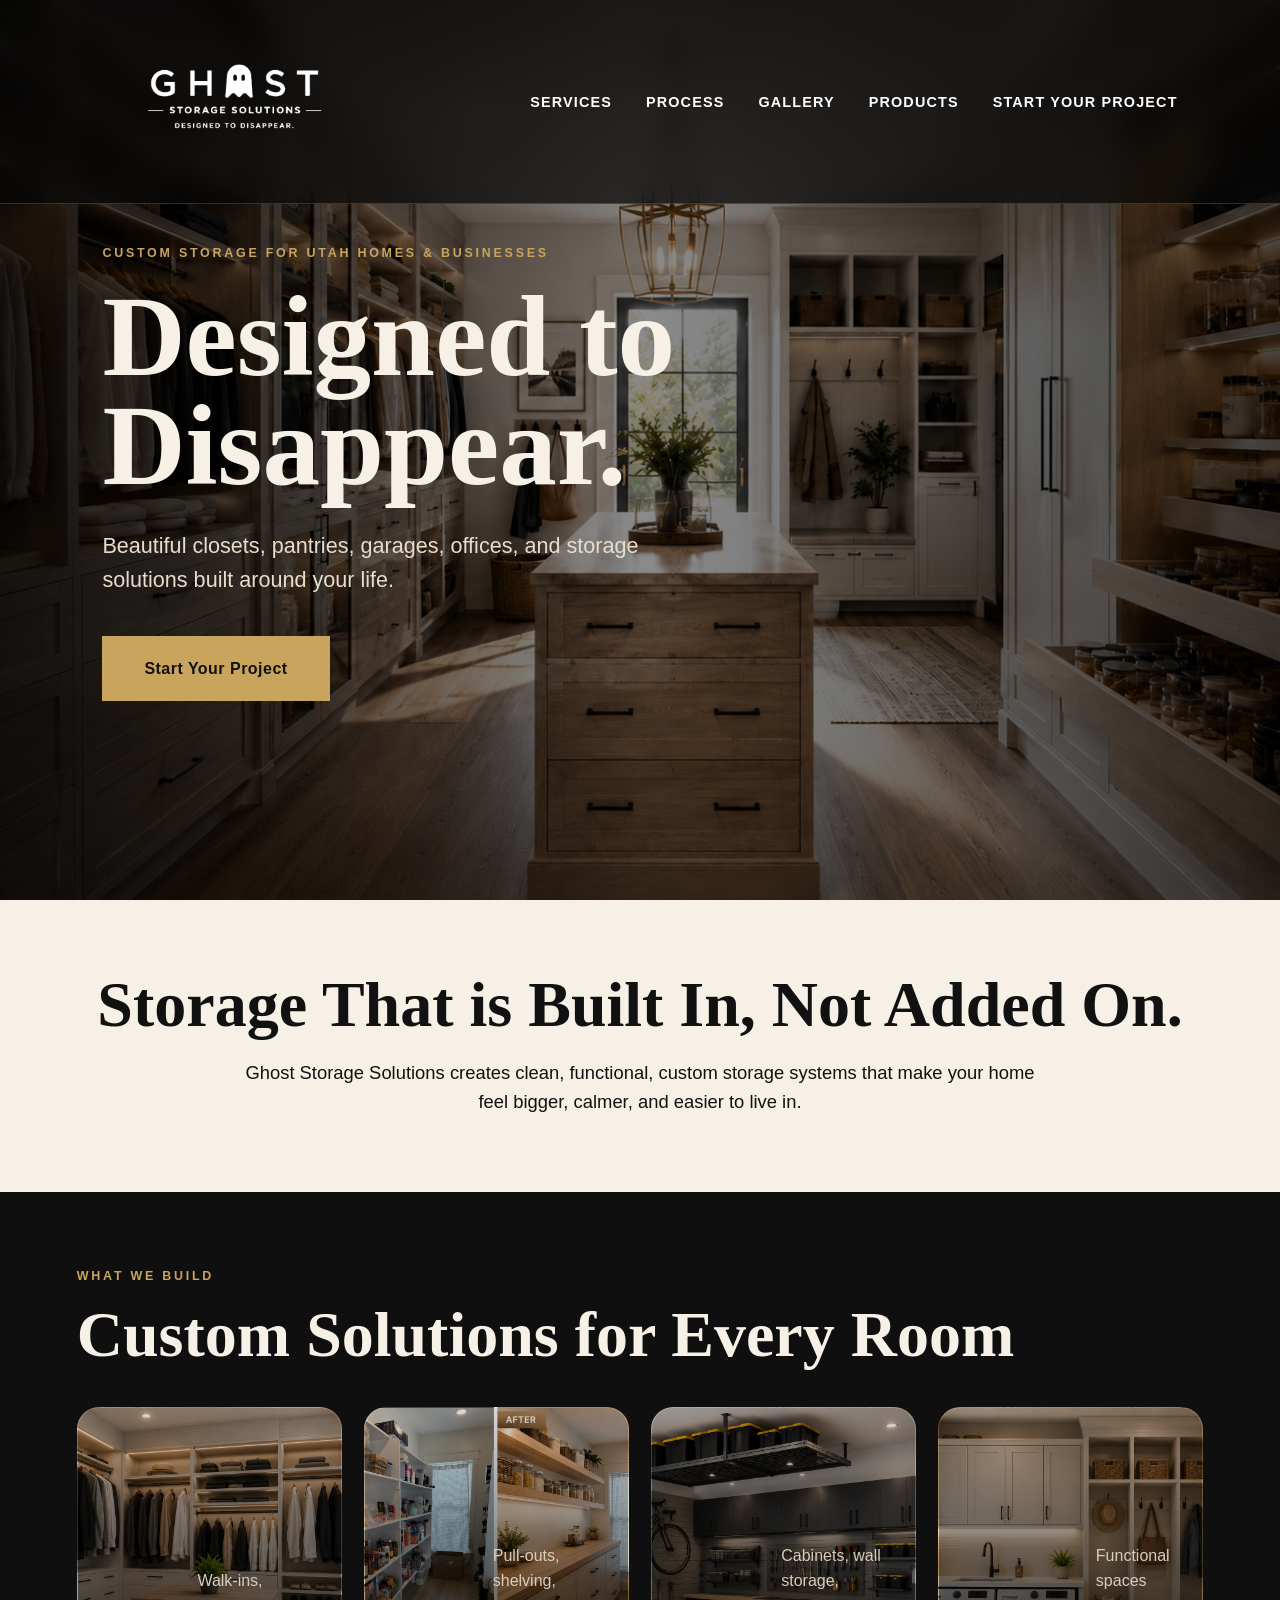
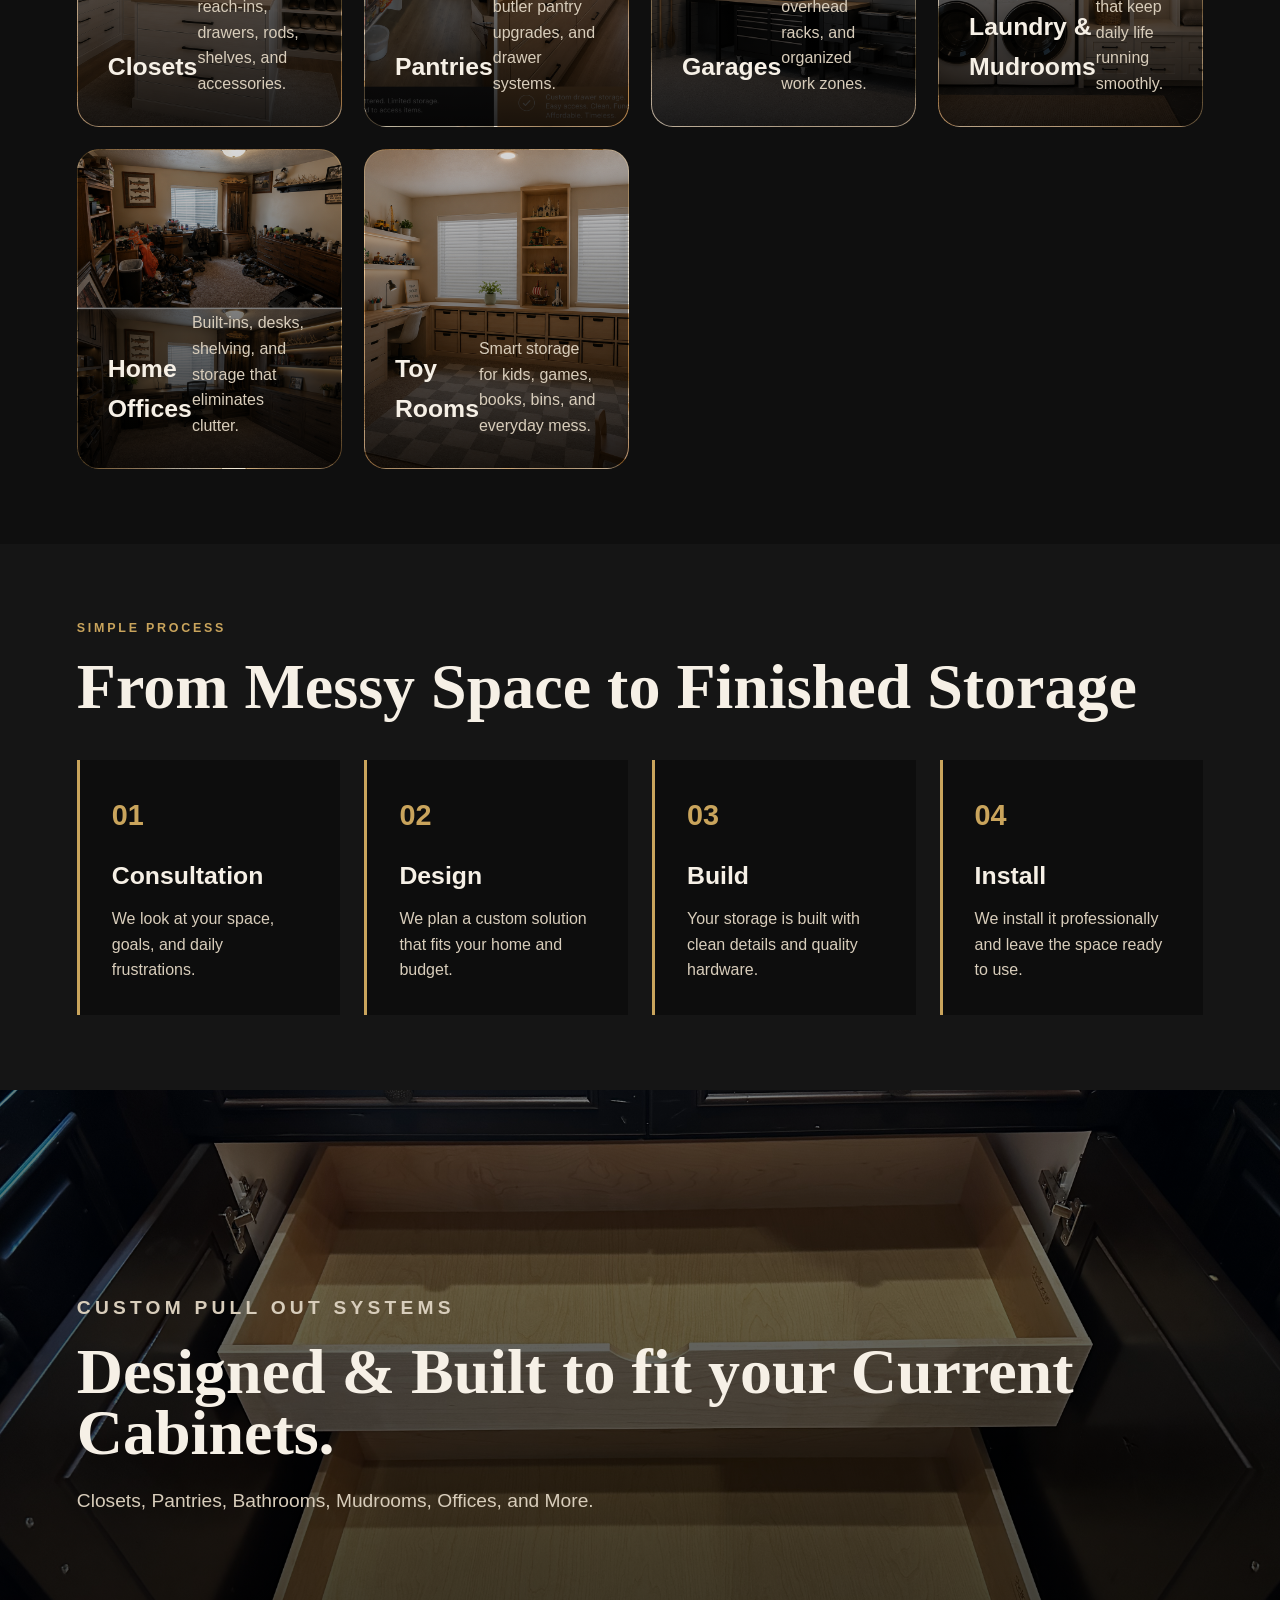
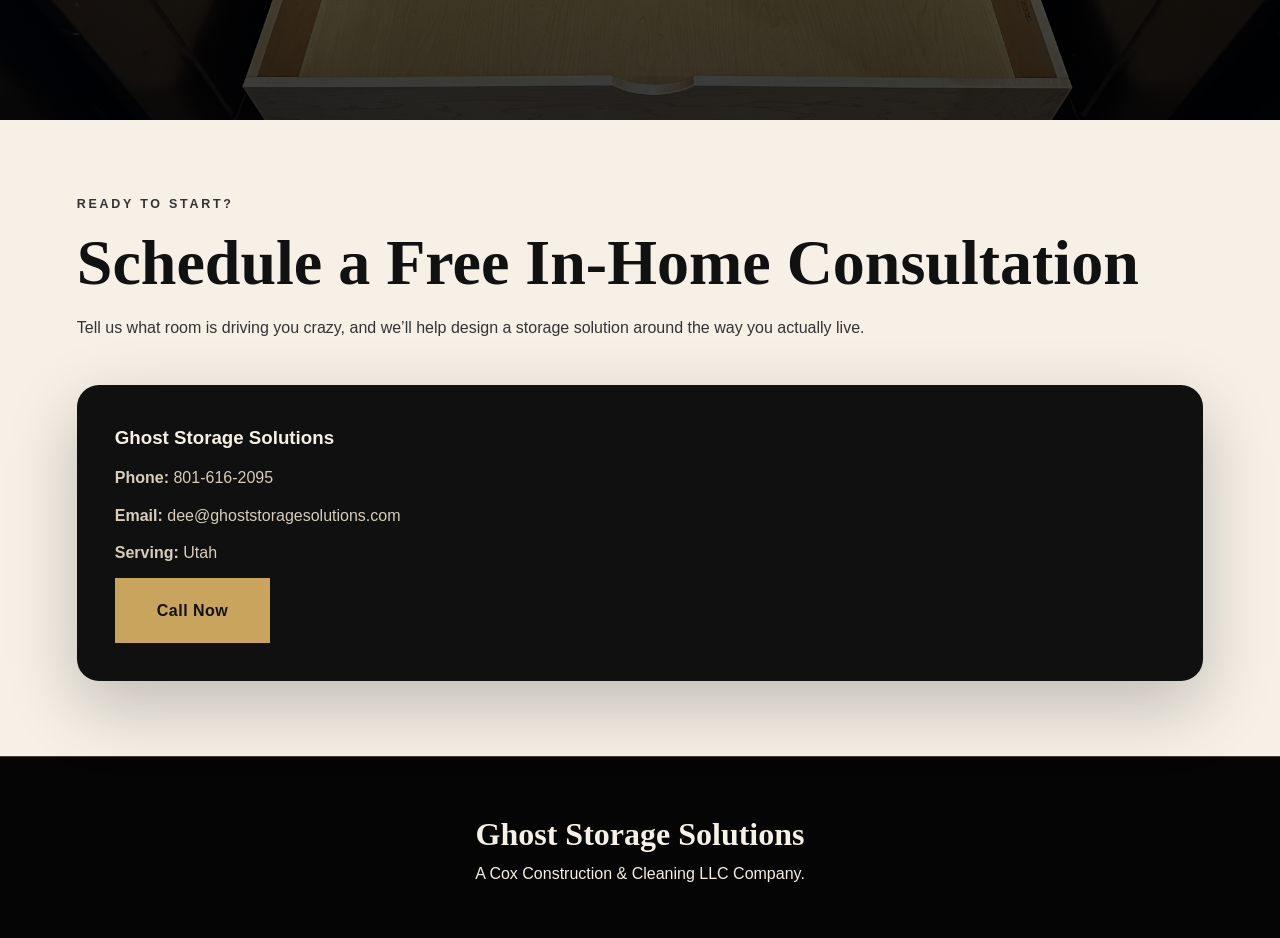
<file: index.html>
<!DOCTYPE html>
<html lang="en">
<head>
  <meta charset="UTF-8" />
  <meta name="viewport" content="width=device-width, initial-scale=1.0" />
  <title>Ghost Storage Solutions | Designed to Disappear.</title>
  <link rel="stylesheet" href="style.css" />
</head>

<body>

  <nav class="navbar">
  <a href="index.html" class="logo">
    <img src="assets/images/ghost-logo-transparent.png" alt="Ghost Storage Solutions" class="nav-logo">
  </a>

  <button class="menu-toggle" aria-label="Open navigation menu">
    ☰
  </button>

  <ul class="nav-links">
    <li><a href="#services">Services</a></li>
    <li><a href="#process">Process</a></li>
    <li><a href="gallery.html">Gallery</a></li>
    <li><a href="products.html">Products</a></li>
    <li><a href="contact.html">Start Your Project</a></li>
  </ul>
</nav>

  <header class="hero">
    <div class="hero-content">
      <p class="eyebrow">Custom storage for Utah homes & businesses</p>
      <h1>Designed to Disappear.</h1>
      <p class="hero-text">Beautiful closets, pantries, garages, offices, and storage solutions built around your life.</p>
      <a href="contact.html" class="button">Start Your Project</a>
    </div>
  </header>

  <section class="intro">
    <h2>Storage That is Built In, Not Added On.</h2>
    <p>Ghost Storage Solutions creates clean, functional, custom storage systems that make your home feel bigger, calmer, and easier to live in.</p>
  </section>

  <section id="services" class="services">
    <p class="eyebrow">What we build</p>
    <h2>Custom Solutions for Every Room</h2>

    <div class="service-grid">
      <div class="card"><h3>Closets</h3><p>Walk-ins, reach-ins, drawers, rods, shelves, and accessories.</p></div>
      <div class="card"><h3>Pantries</h3><p>Pull-outs, shelving, butler pantry upgrades, and drawer systems.</p></div>
      <div class="card"><h3>Garages</h3><p>Cabinets, wall storage, overhead racks, and organized work zones.</p></div>
      <div class="card"><h3>Laundry & Mudrooms</h3><p>Functional spaces that keep daily life running smoothly.</p></div>
      <div class="card"><h3>Home Offices</h3><p>Built-ins, desks, shelving, and storage that eliminates clutter.</p></div>
      <div class="card"><h3>Toy Rooms</h3><p>Smart storage for kids, games, books, bins, and everyday mess.</p></div>
    </div>
  </section>

  <section id="process" class="process">
    <p class="eyebrow">Simple process</p>
    <h2>From Messy Space to Finished Storage</h2>

    <div class="steps">
      <div><span>01</span><h3>Consultation</h3><p>We look at your space, goals, and daily frustrations.</p></div>
      <div><span>02</span><h3>Design</h3><p>We plan a custom solution that fits your home and budget.</p></div>
      <div><span>03</span><h3>Build</h3><p>Your storage is built with clean details and quality hardware.</p></div>
      <div><span>04</span><h3>Install</h3><p>We install it professionally and leave the space ready to use.</p></div>
    </div>
  </section>

  <section id="gallery" class="gallery">
    <p class="eyebrow">Custom Pull Out Systems</p>
    <h2>Designed & Built to fit your Current Cabinets.</h2>
    <p>Closets, Pantries, Bathrooms, Mudrooms, Offices, and More.</p>
  </section>

  <section id="contact" class="contact">
    <div>
      <p class="eyebrow">Ready to start?</p>
      <h2>Schedule a Free In-Home Consultation</h2>
      <p>Tell us what room is driving you crazy, and we’ll help design a storage solution around the way you actually live.</p>
    </div>

    <div class="contact-card">
      <h3>Ghost Storage Solutions</h3>
      <p><strong>Phone:</strong> 801-616-2095</p>
      <p><strong>Email:</strong> dee@ghoststoragesolutions.com</p>
      <p><strong>Serving:</strong> Utah</p>
      <a href="tel:8016162095" class="button">Call Now</a>
    </div>
  </section>

  <footer>
    <h3>Ghost Storage Solutions</h3>
    <p>A Cox Construction & Cleaning LLC Company.</p>
  </footer>

<script src="script.js"></script>

</body>
</html>
</file>
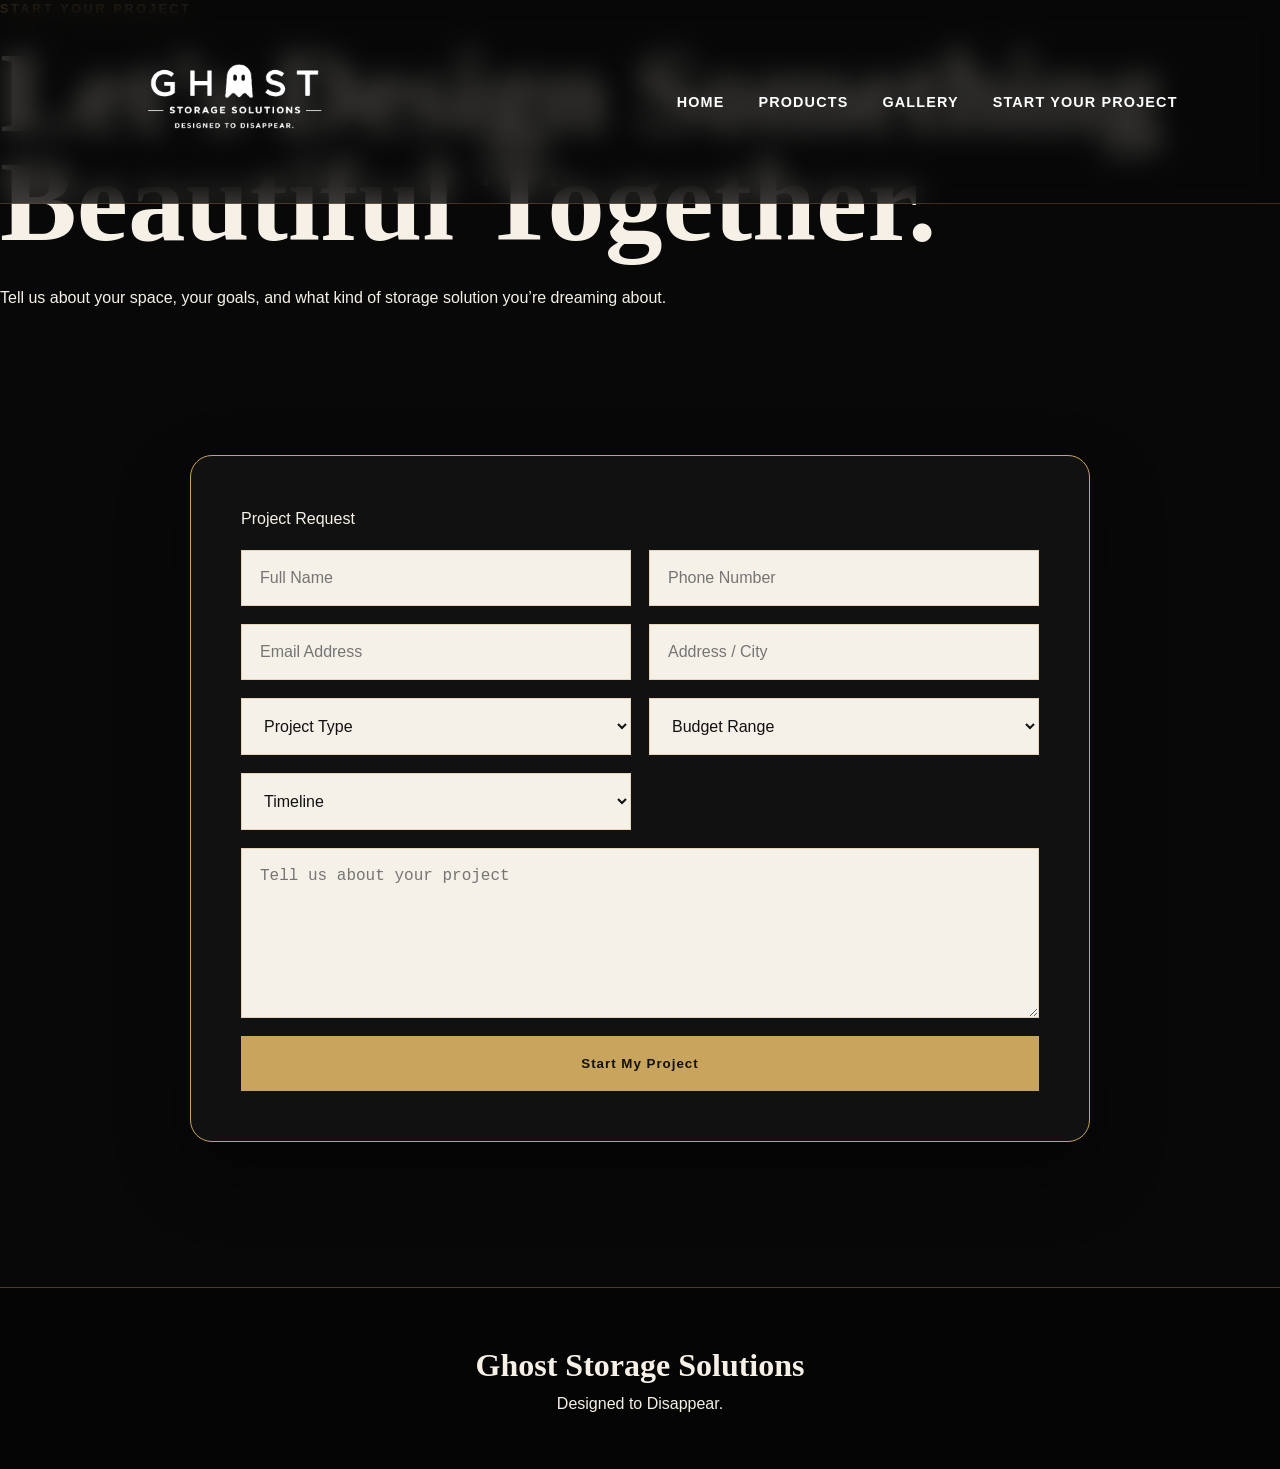
<file: contact.html>
<!DOCTYPE html>
<html lang="en">
<head>
  <meta charset="UTF-8" />
  <meta name="viewport" content="width=device-width, initial-scale=1.0" />
  <title>Start Your Project | Ghost Storage Solutions</title>
  <link rel="stylesheet" href="style.css" />
</head>

<body>

<nav class="navbar">
  <a href="index.html" class="logo">
    <img src="assets/images/ghost-logo-transparent.png" alt="Ghost Storage Solutions" class="nav-logo">
  </a>

  <ul class="nav-links">
    <li><a href="index.html">Home</a></li>
    <li><a href="products.html">Products</a></li>
    <li><a href="gallery.html">Gallery</a></li>
    <li><a href="contact.html">Start Your Project</a></li>
  </ul>
</nav>

<header class="contact-hero">
  <p class="eyebrow">Start Your Project</p>
  <h1>Let’s Design Something Beautiful Together.</h1>
  <p>Tell us about your space, your goals, and what kind of storage solution you’re dreaming about.</p>
</header>

<section class="project-form-section">

  <form
    class="project-form"

    <h2>Project Request</h2>

    <div class="form-grid">
<input name="fullname" type="text" placeholder="Full Name" required>

<input name="phone" type="tel" placeholder="Phone Number" required>

<input name="email" type="email" placeholder="Email Address" required>

<input name="address" type="text" placeholder="Address / City" required>

    </div>

    <select name="projectType" required>
      <option value="">Project Type</option>
      <option>Kitchen</option>
      <option>Pantry</option>
      <option>Closet</option>
      <option>Office</option>
      <option>Bedroom</option>
      <option>Bathroom</option>
      <option>Garage</option>
      <option>Laundry / Mudroom</option>
      <option>Toy Room</option>
      <option>Other</option>
    </select>

    <select name="budget" required>
      <option value="">Budget Range</option>
      <option>Under $1,000</option>
      <option>$1,000 - $2,500</option>
      <option>$2,500 - $5,000</option>
      <option>$5,000 - $10,000</option>
      <option>$10,000+</option>
    </select>

    <select name="timeline" required>
      <option value="">Timeline</option>
      <option>ASAP</option>
      <option>Within 30 days</option>
      <option>1-3 months</option>
      <option>Just exploring ideas</option>
    </select>

    <textarea name="message" placeholder="Tell us about your project"></textarea>

    <button type="submit" class="button">Start My Project</button>

  </form>
  <iframe name="hidden_iframe" style="display:none;"></iframe>

</section>

<footer>
  <h3>Ghost Storage Solutions</h3>
  <p>Designed to Disappear.</p>
</footer>

<script src="script.js"></script>

</body>
</html>
</file>
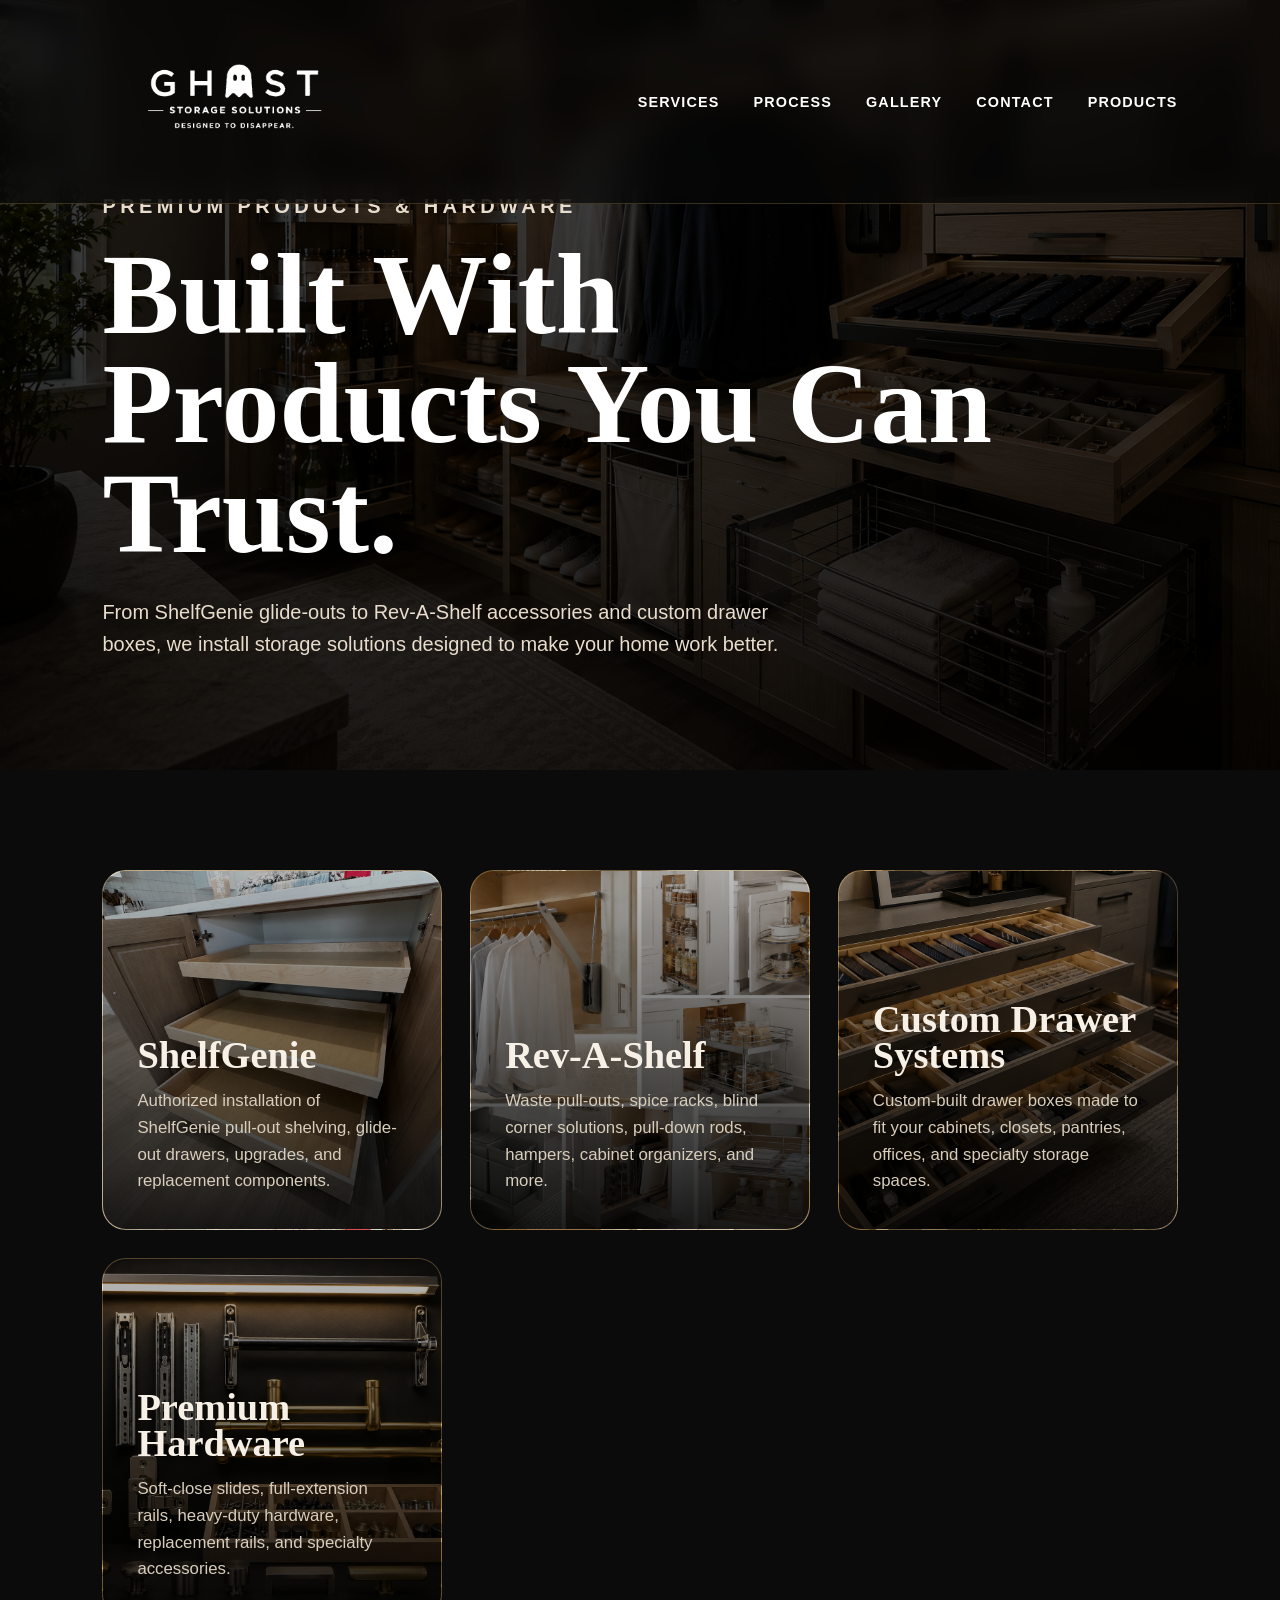
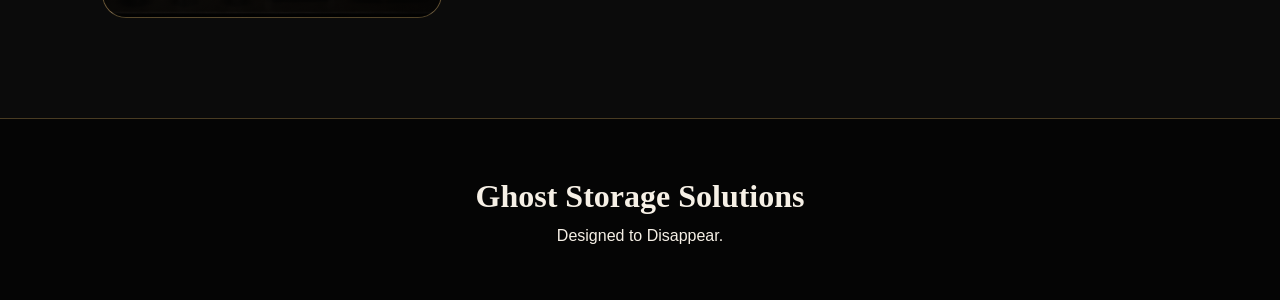
<file: products.html>
<!DOCTYPE html>
<html lang="en">
<head>
  <meta charset="UTF-8" />
  <meta name="viewport" content="width=device-width, initial-scale=1.0" />
  <title>Products | Ghost Storage Solutions</title>
  <link rel="stylesheet" href="style.css" />
</head>

<body>

<nav class="navbar">
  <a href="index.html" class="logo">
    <img src="assets/images/ghost-logo-transparent.png" alt="Ghost Storage Solutions" class="nav-logo">
  </a>

  <ul class="nav-links">
    <li><a href="index.html#services">Services</a></li>
    <li><a href="index.html#process">Process</a></li>
    <li><a href="gallery.html">Gallery</a></li>
    <li><a href="index.html#contact">Contact</a></li>
    <li><a href="products.html">Products</a></li>
  </ul>
</nav>

<header class="products-hero">
  <p class="eyebrow">Premium products & hardware</p>
  <h1>Built With Products You Can Trust.</h1>
  <p>From ShelfGenie glide-outs to Rev-A-Shelf accessories and custom drawer boxes, we install storage solutions designed to make your home work better.</p>
</header>

<section class="product-section">
  <div class="product-card">
    <h2>ShelfGenie</h2>
    <p>Authorized installation of ShelfGenie pull-out shelving, glide-out drawers, upgrades, and replacement components.</p>
  </div>

  <div class="product-card">
    <h2>Rev-A-Shelf</h2>
    <p>Waste pull-outs, spice racks, blind corner solutions, pull-down rods, hampers, cabinet organizers, and more.</p>
  </div>

  <div class="product-card">
    <h2>Custom Drawer Systems</h2>
    <p>Custom-built drawer boxes made to fit your cabinets, closets, pantries, offices, and specialty storage spaces.</p>
  </div>

  <div class="product-card">
    <h2>Premium Hardware</h2>
    <p>Soft-close slides, full-extension rails, heavy-duty hardware, replacement rails, and specialty accessories.</p>
  </div>
</section>

<footer>
  <h3>Ghost Storage Solutions</h3>
  <p>Designed to Disappear.</p>
</footer>

</body>
</html>
</file>
<file: style.css>
* {
  box-sizing: border-box;
  margin: 0;
  padding: 0;
}

html {
  scroll-behavior: smooth;
}

body {
  background: #080808;
  color: #f6f0e6;
  font-family: Arial, sans-serif;
  line-height: 1.6;
}

.navbar {
  position: fixed;
  top: 0;
  width: 100%;
  z-index: 999;
  padding: 10px 8%;
  display: flex;
  justify-content: space-between;
  align-items: center;
  background: rgba(8, 8, 8, 0.72);
  backdrop-filter: blur(14px);
  border-bottom: 1px solid rgba(201, 164, 92, 0.25);
}

.nav-logo {
  height: 175px;
  width: auto;
  filter: brightness(0) invert(1);
}

.nav-links {
  display: flex;
  gap: 34px;
  list-style: none;
}

.nav-links a {
  color: #fff;
  text-decoration: none;
  font-size: .9rem;
  font-weight: 700;
  letter-spacing: .08em;
  text-transform: uppercase;
}

.nav-links a:hover {
  color: #d9b56d;
  transition: .25s
}

.hero {
  min-height: 100vh;
  padding: 160px 8% 90px;
  display: flex;
  align-items: center;
  background:
    linear-gradient(90deg, rgba(0,0,0,.82), rgba(0,0,0,.45), rgba(0,0,0,.72)),
    url("assets/images/Hero.png");
  background-size: cover;
  background-position: center;
}

.hero-content {
  max-width: 780px;
}

.eyebrow {
  color: #c9a45c;
  text-transform: uppercase;
  letter-spacing: .22em;
  font-size: .78rem;
  font-weight: 800;
  margin-bottom: 18px;
}

h1, h2 {
  font-family: Georgia, serif;
  line-height: .95;
}

h1 {
  font-size: clamp(4.5rem, 9vw, 8.5rem);
  margin-bottom: 28px;
}

h2 {
  font-size: clamp(2.5rem, 5vw, 4.5rem);
  margin-bottom: 22px;
}

.hero-text {
  font-size: 1.35rem;
  max-width: 610px;
  color: #e8ddcc;
  margin-bottom: 38px;
}

.button {
  display: inline-block;
  background: #c9a45c;
  color: #111;
  padding: 20px 42px;
  font-size: 1.05rem
  border-radius: 999px;
  text-decoration: none;
  font-weight: 900;
  letter-spacing: .03em;
}

.button:hover {
  background: #e0bd74;
}

section {
  padding: 105px 8%;
}

.intro {
  background: #f6f0e6;
  color: #111;
  text-align: center;
}

.intro p {
  max-width: 820px;
  margin: auto;
  font-size: 1.15rem;
}

.services {
  background: #0f0f0f;
}

.service-grid {
  display: grid;
  grid-template-columns: repeat(auto-fit, minmax(240px, 1fr));
  gap: 22px;
  margin-top: 42px;
}

.card {
  position: relative;
  overflow: hidden;
  min-height: 320px;
  border-radius: 22px;
  display: flex;
  align-items: flex-end;
  padding: 30px;
  transition: .35s;
  cursor: pointer;
  background-size: cover;
  background-position: center;
  border: 1px solid rgba(201,164,92,.25);
}

.card::before{
  content:"";
  position:absolute;
  inset:0;
  background:linear-gradient(to top, rgba(0,0,0,.85), rgba(0,0,0,.15));
}

.card>*{
  position:relative;
  z-index:2;
}

.card:hover {
  transform: translateY(-8px);
  border-color: #c9a45c;
}
.card:nth-child(1){
    background-image:url("assets/images/closet.PNG");
}

.card:nth-child(2){
    background-image:url("assets/images/butlerspantry.png");
}

.card:nth-child(3){
    background-image:url("assets/images/garage.PNG");
}

.card:nth-child(4){
    background-image:url("assets/images/mudroom.PNG");
}

.card:nth-child(5){
    background-image:url("assets/images/office.png");
}

.card:nth-child(6){
    background-image:url("assets/images/playroom.png");
}
.card h3,
.steps h3 {
  font-size: 1.55rem;
  margin-bottom: 10px;
}

.card p,
.steps p,
.gallery p,
.contact p {
  color: #d8cdbb;
}

.process {
  background: #151515;
}

.steps {
  display: grid;
  grid-template-columns: repeat(auto-fit, minmax(220px, 1fr));
  gap: 24px;
  margin-top: 42px;
}

.steps div {
  background: #0d0d0d;
  padding: 32px;
  border-left: 3px solid #c9a45c;
}

.steps span {
  display: block;
  color: #c9a45c;
  font-size: 1.8rem;
  font-weight: 900;
  margin-bottom: 18px;
}

.gallery {
  min-height: 70vh;
  display: flex;
  flex-direction: column;
  justify-content: center;
  background:
    linear-gradient(rgba(0,0,0,.5), rgba(0,0,0,.78)),
    url("assets/images/pullouts.jpeg");
  background-size: cover;
  background-position: center;
}

.gallery p {
  max-width: 620px;
  font-size: 1.2rem;
}

.contact {
  background: #f6f0e6;
  color: #111;
  display: grid;
  grid-template-columns: 1.25fr .75fr;
  gap: 44px;
  align-items: center;
}

.contact p {
  color: #333;
}

.contact-card {
  background: #101010;
  color: #f6f0e6;
  padding: 38px;
  border-radius: 22px;
  box-shadow: 0 25px 70px rgba(0,0,0,.22);
}

.contact-card p {
  color: #d8cdbb;
  margin: 12px 0;
}

footer {
  background: #050505;
  text-align: center;
  padding: 52px 8%;
  border-top: 1px solid rgba(201,164,92,.35);
}

footer h3 {
  font-family: Georgia, serif;
  font-size: 2rem;
}

@media (max-width: 850px) }
  .nav-links {
    display: none;
  }

  .nav-logo {
    height: 175px;
    width:auto
    filter: brightness(0) invert(1)
  }

  .hero {
    padding-top: 135px;
  }

  .contact {
    grid-template-columns: 1fr;
  }

  section {
    padding: 75px 6%;
  }
/* PRODUCTS PAGE */

.products-hero {
  padding: 190px 8% 110px;
  background:
    linear-gradient(rgba(0,0,0,.72), rgba(0,0,0,.88)),
    url("assets/images/productshero.PNG");
  background-size: cover;
  background-position: center;
  color: white;
}

.products-hero h1 {
  max-width: 900px;
}

.products-hero p {
  max-width: 720px;
  font-size: 1.25rem;
  color: #e8ddcc;
}

.product-section {
  background: #0b0b0b;
  padding: 100px 8%;
  display: grid;
  grid-template-columns: repeat(auto-fit, minmax(280px, 1fr));
  gap: 28px;
}

.product-card {
  min-height: 360px;
  padding: 34px;
  border-radius: 24px;
  border: 1px solid rgba(201,164,92,.35);
  background: linear-gradient(145deg, #171717, #070707);
  display: flex;
  flex-direction: column;
  justify-content: flex-end;
  transition: .35s;
}

.product-card:hover {
  transform: translateY(-10px);
  border-color: #c9a45c;
  box-shadow: 0 30px 70px rgba(0,0,0,.4);
}

.product-card h2 {
  font-size: 2.4rem;
  margin-bottom: 14px;
}

.product-card p {
  color: #d8cdbb;
  font-size: 1.05rem;
}
.product-card {
  position: relative;
  overflow: hidden;
  background-size: cover;
  background-position: center;
}

.product-card::before {
  content: "";
  position: absolute;
  inset: 0;
  background: linear-gradient(to top, rgba(0,0,0,.88), rgba(0,0,0,.25));
}

.product-card > * {
  position: relative;
  z-index: 2;
}

.product-card:nth-child(1) {
  background-image: url("assets/images/shelfgenie.PNG");
}

.product-card:nth-child(2) {
  background-image: url("assets/images/revvv.PNG");
}

.product-card:nth-child(3) {
  background-image: url("assets/images/custbox.PNG");
}

.product-card:nth-child(4) {
  background-image: url("assets/images/hardware.PNG");
}
.gallery-item video {
  width: 100%;
  height: 100%;
  border-radius: 18px;
  object-fit: cover;
  display: block;
}

.contact-form{
  max-width: 900px;
  margin: 70px auto;
  padding: 50px;
  background: #111;
  border: 1px solid #c9a45c;
  border-radius: 22px;
  box-shadow: 0 30px 70px rgba(0,0,0,.45);
  display: grid;
  grid-template-columns: 1fr 1fr;
  gap: 18px;
}

.contact-form input,
.contact-form select,
.contact-form textarea{
  width: 100%;
  padding: 18px;
  border: 1px solid rgba(201,164,92,.35);
  background: #f5f1e8;
  color: #111;
  font-size: 1rem;
}

.contact-form textarea{
  grid-column: 1 / -1;
  min-height: 170px;
  resize: vertical;
}

.contact-form button{
  grid-column: 1 / -1;
  padding: 20px;
  background: #c9a45c;
  border: none;
  font-weight: 800;
  letter-spacing: 1px;
  cursor: pointer;
}

.project-form{
  max-width: 900px;
  margin: 70px auto;
  padding: 50px;
  background: #111;
  border: 1px solid #c9a45c;
  border-radius: 22px;
  box-shadow: 0 30px 70px rgba(0,0,0,.45);
  display: grid;
  grid-template-columns: 1fr 1fr;
  gap: 18px;
}

.project-form h2{
  grid-column: 1 / -1;
}

.form-grid{
  grid-column: 1 / -1;
  display: grid;
  grid-template-columns: 1fr 1fr;
  gap: 18px;
}

.project-form input,
.project-form select,
.project-form textarea{
  width: 100%;
  padding: 18px;
  border: 1px solid rgba(201,164,92,.35);
  background: #f5f1e8;
  color: #111;
  font-size: 1rem;
}

.project-form textarea{
  grid-column: 1 / -1;
  min-height: 170px;
  resize: vertical;
}

.project-form button{
  grid-column: 1 / -1;
  padding: 20px;
  background: #c9a45c;
  border: none;
  font-weight: 800;
  letter-spacing: 1px;
  cursor: pointer;
}

@media (max-width: 768px) {
  .navbar {
    flex-direction: column;
    gap: 20px;
    padding: 35px 20px;
  }

  .nav-links {
    display: flex;
    flex-wrap: wrap;
    justify-content: center;
    gap: 18px;
    padding: 0;
  }

  .nav-links li {
    list-style: none;
  }

  .nav-links a {
    font-size: 0.85rem;
  }

  .nav-logo {
    max-width: 220px;
  }
}

.menu-toggle {
  display: none;
  background: none;
  border: 1px solid rgba(201, 164, 92, 0.5);
  color: #fff;
  font-size: 2rem;
  padding: 8px 14px;
  border-radius: 8px;
  cursor: pointer;
}

@media (max-width: 768px) {
  .navbar {
    flex-direction: row;
    justify-content: space-between;
    align-items: center;
    padding: 25px 24px;
  }

  .nav-logo {
    max-width: 190px;
  }

  .menu-toggle {
    display: block;
  }

  .nav-links {
    display: none;
    width: 100%;
    flex-direction: column;
    gap: 18px;
    text-align: center;
    padding: 25px 0 0;
  }

  .nav-links.open {
    display: flex;
  }

  .nav-links a {
    font-size: 1rem;
  }
}
</file>
